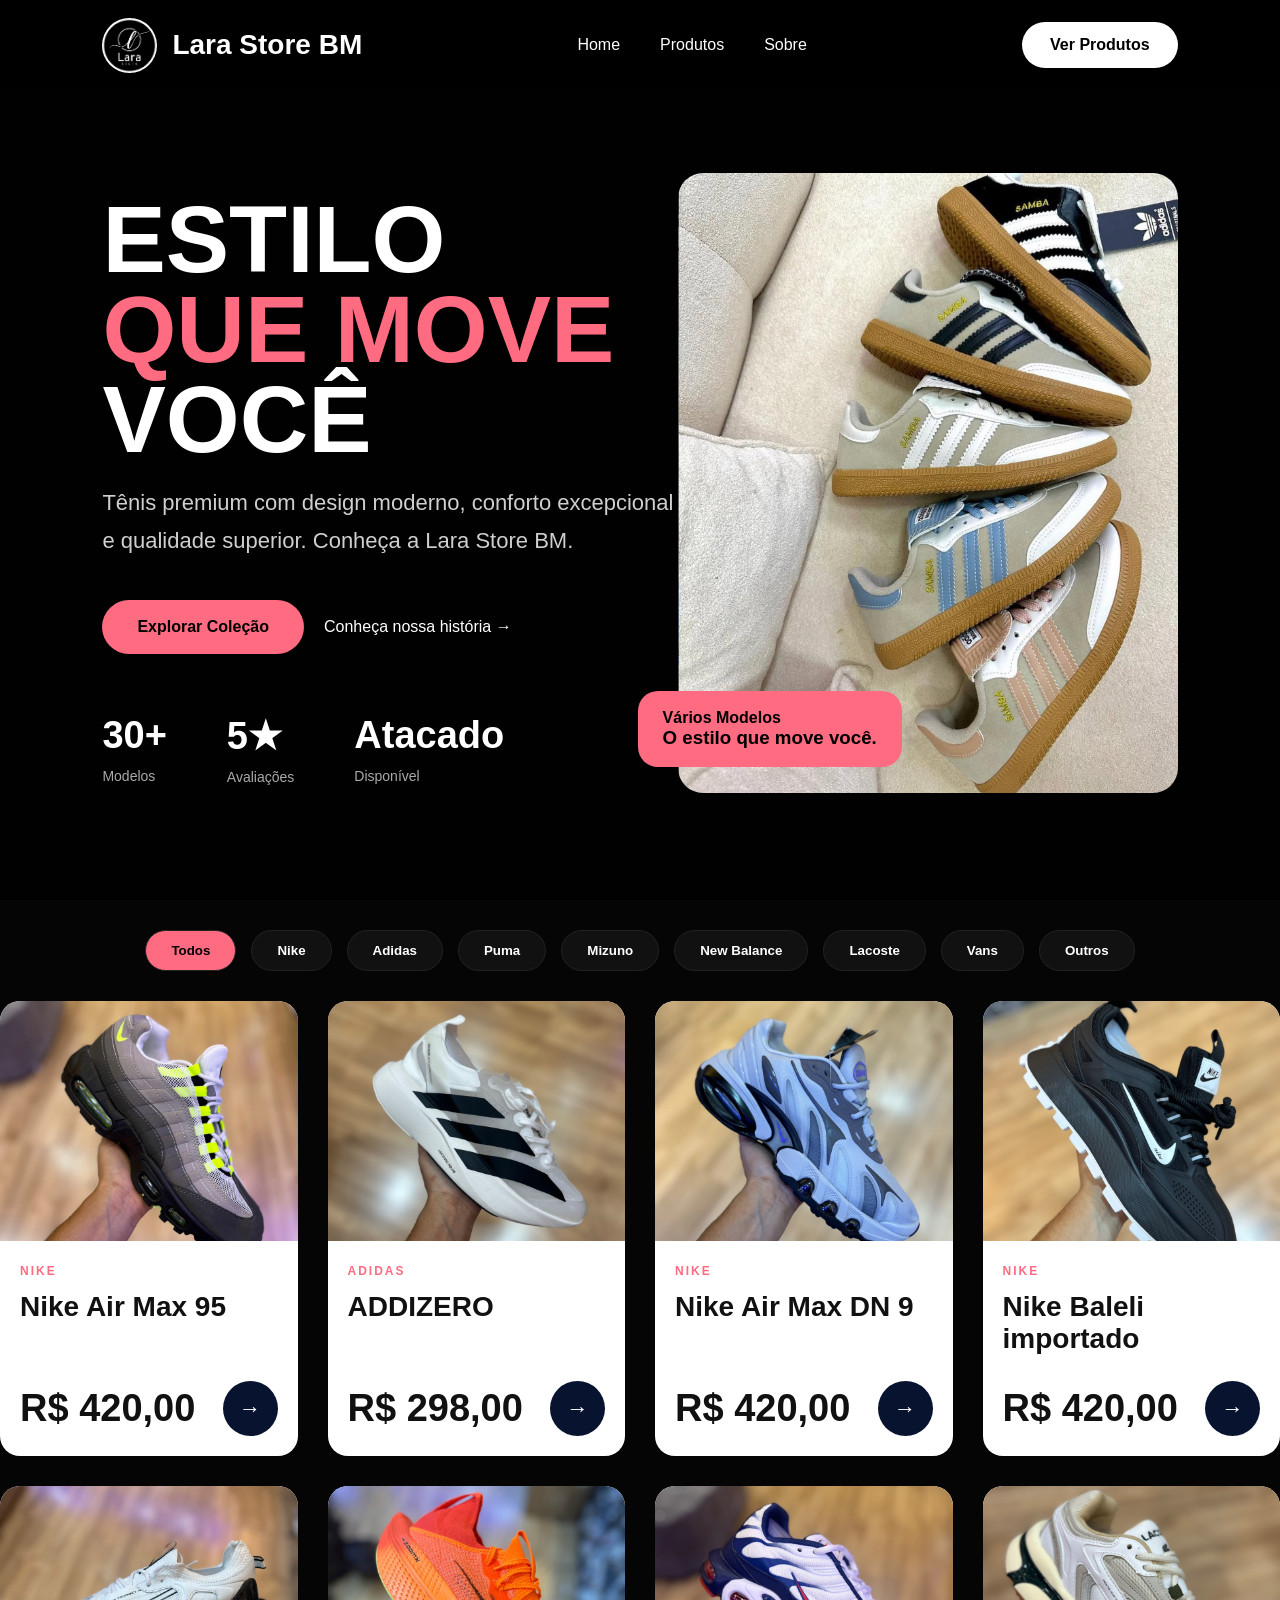
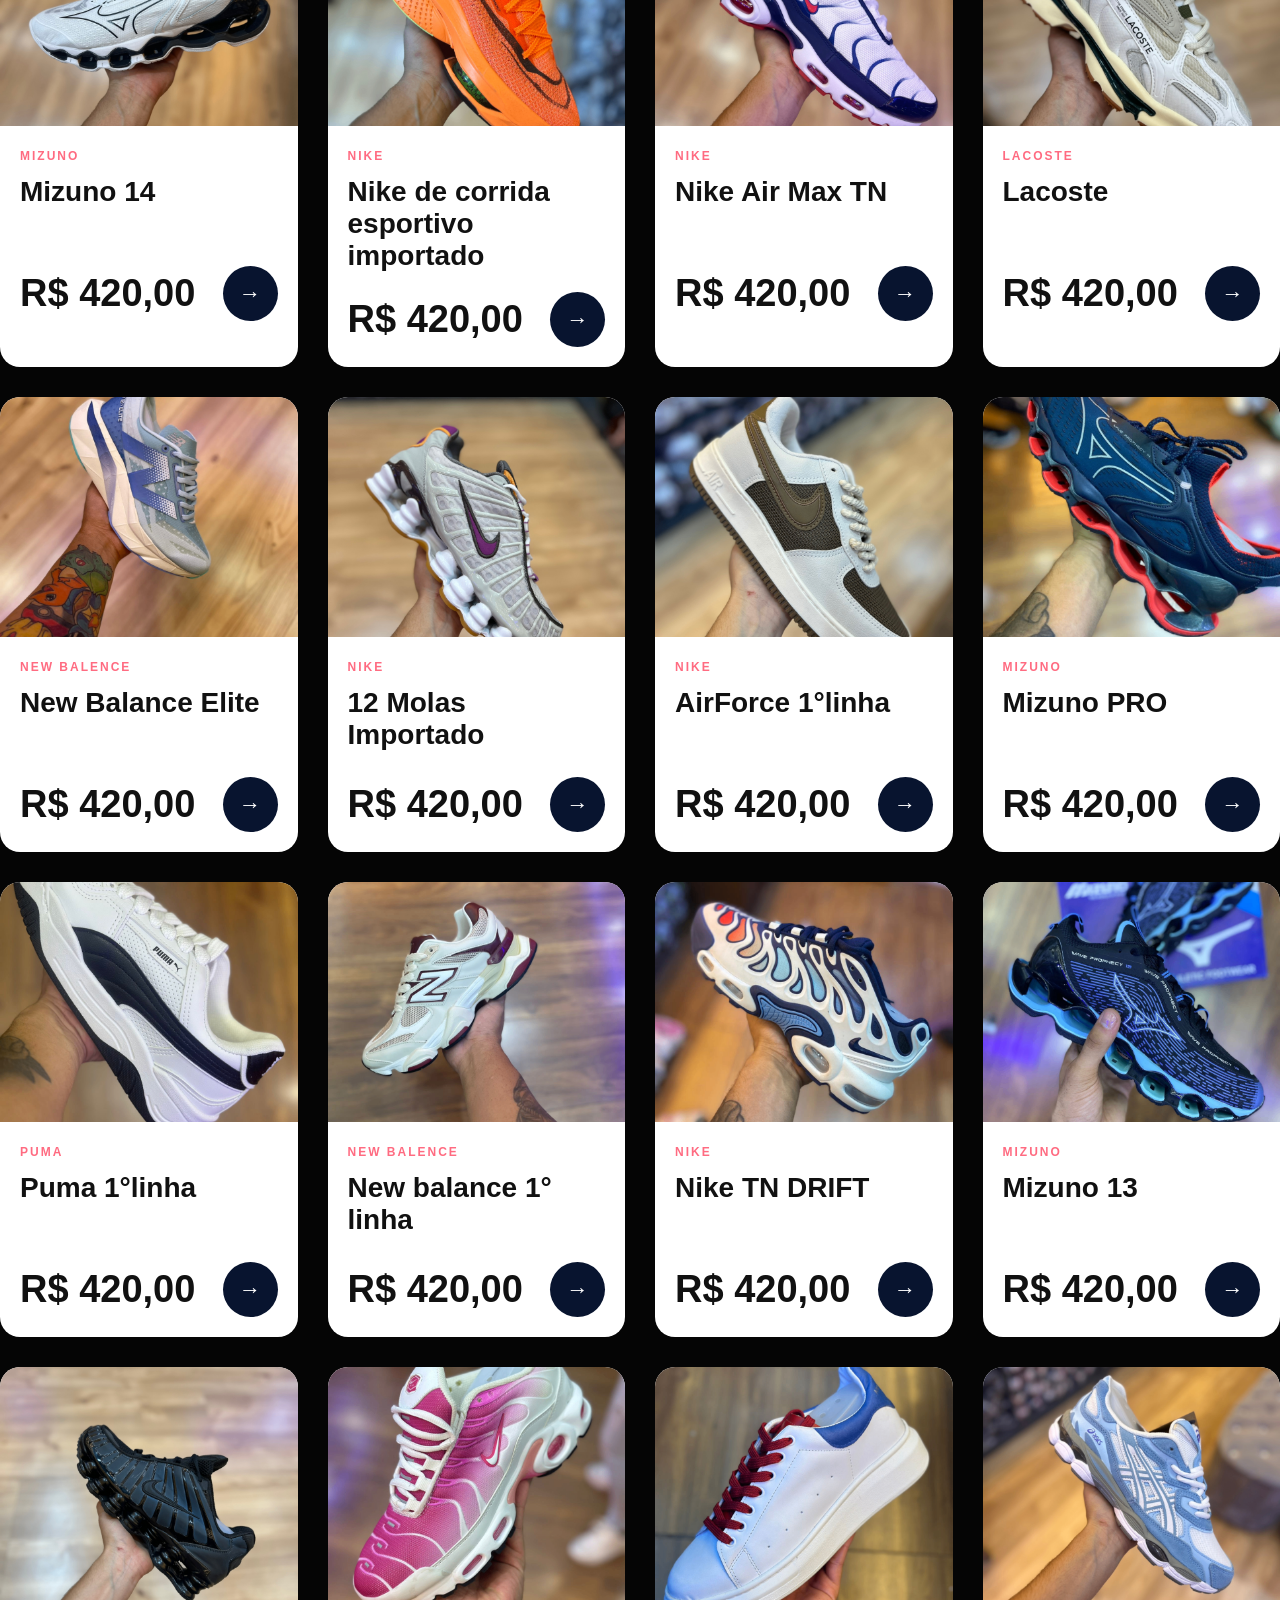
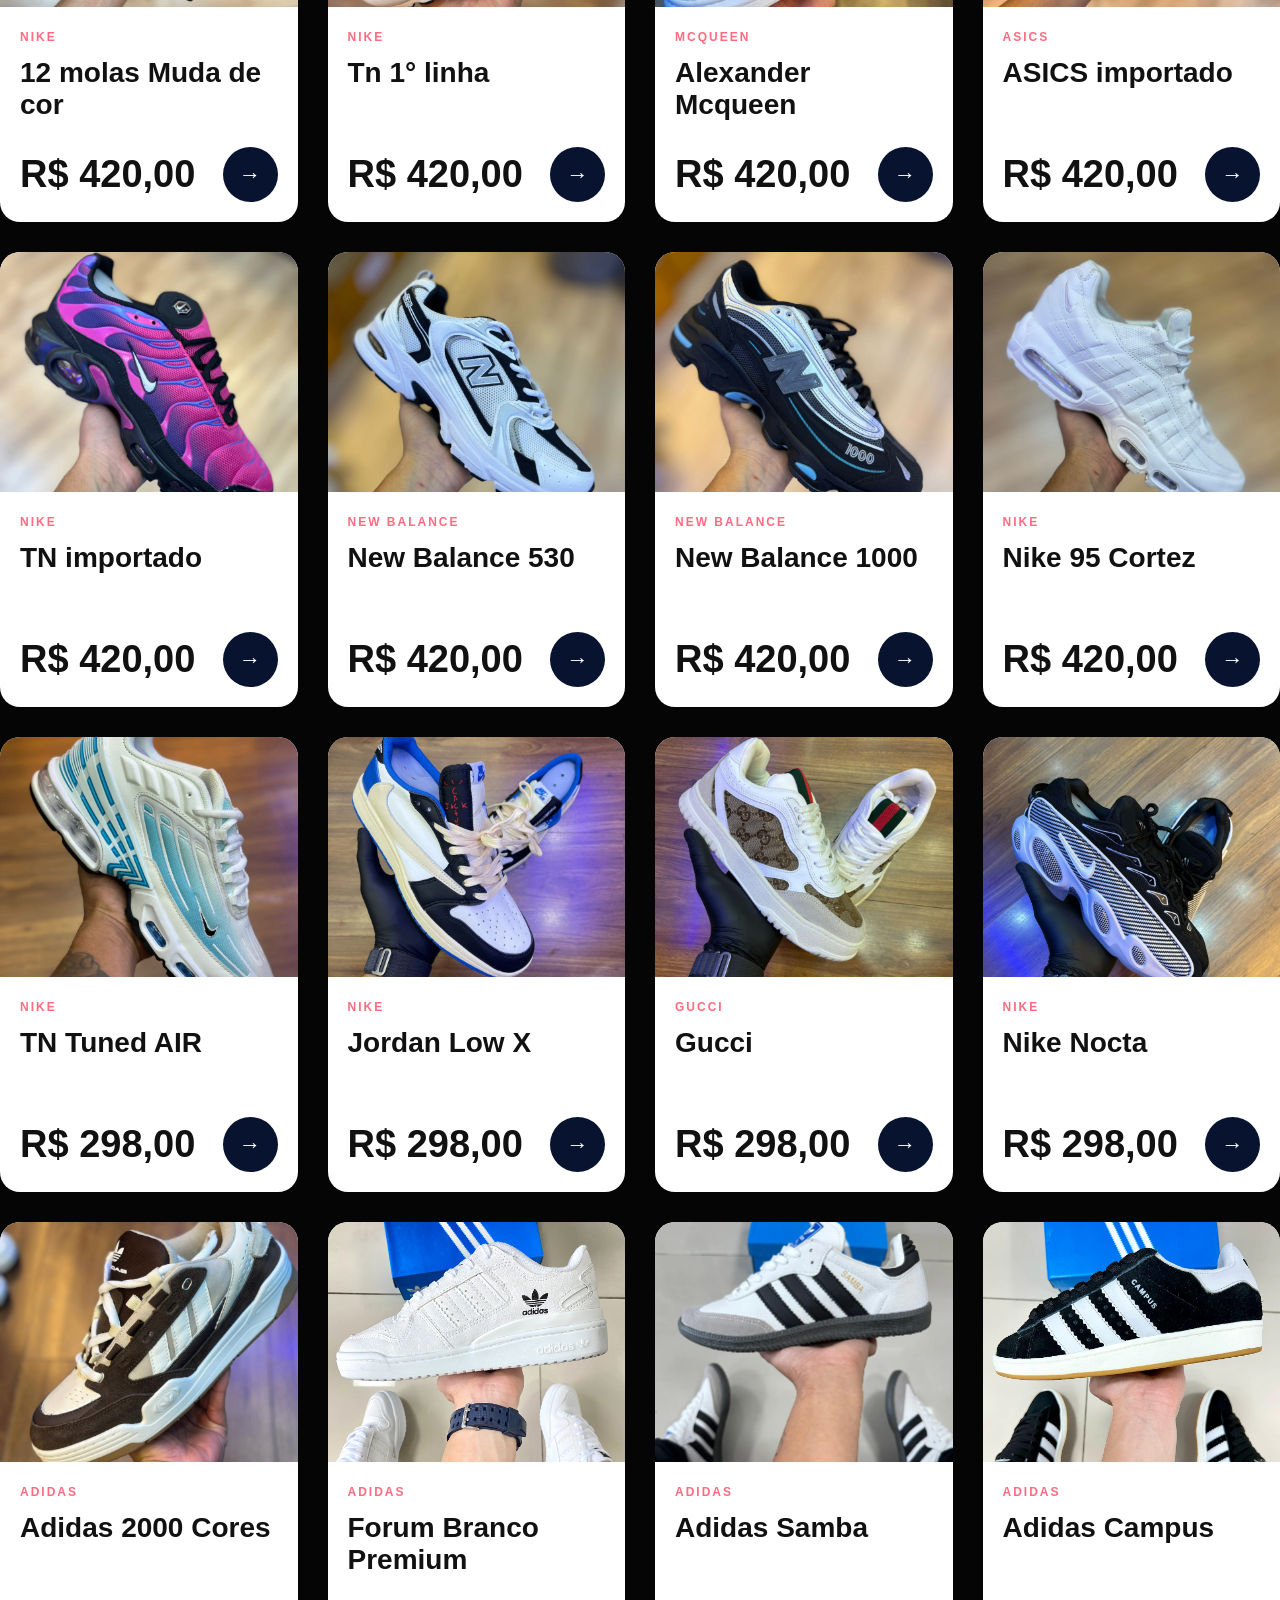
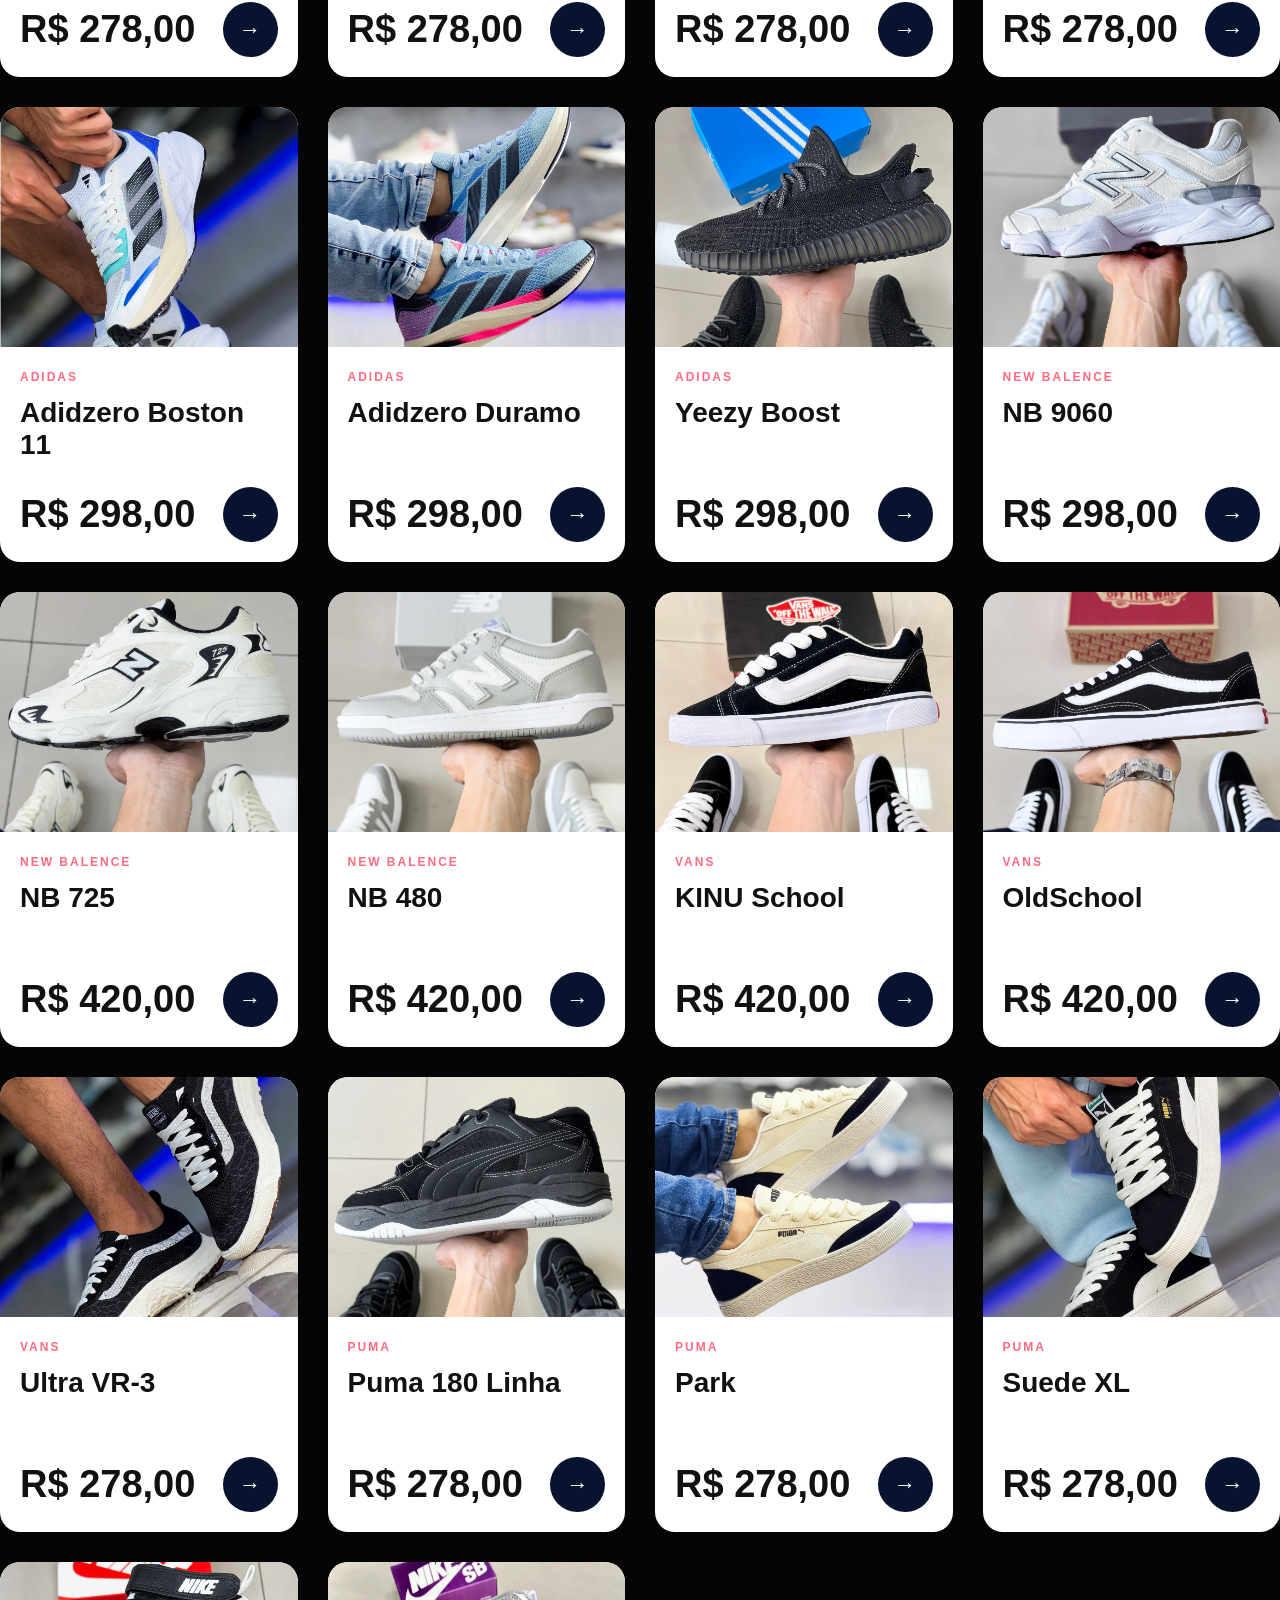
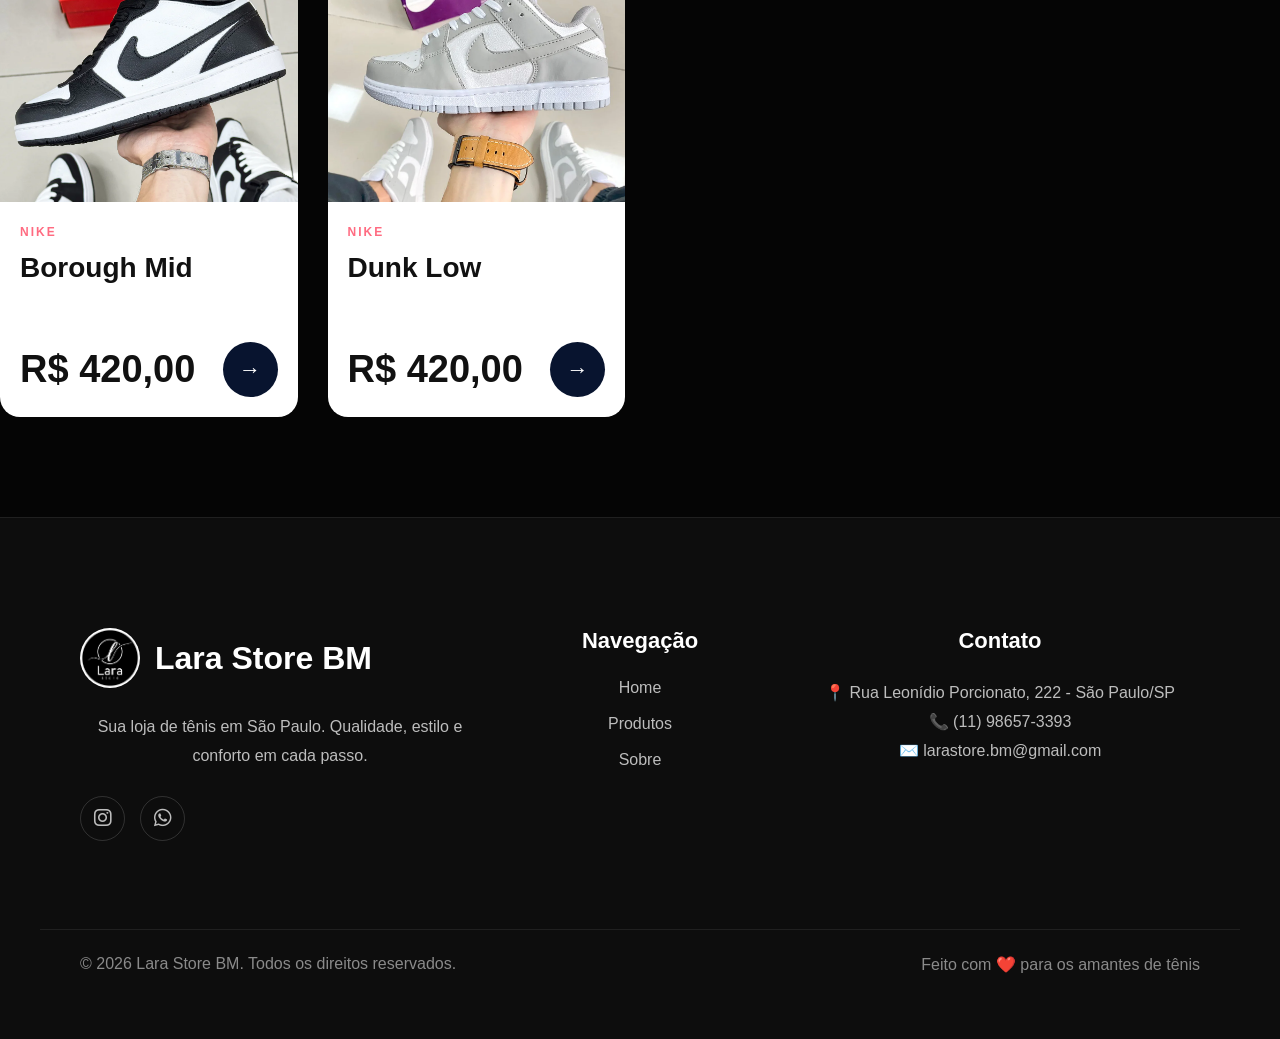
<file: index.html>
<!DOCTYPE html>
<html lang="pt-BR">
<head>
<meta charset="UTF-8">
<meta name="viewport" content="width=device-width, initial-scale=1.0">

<title>Lara Store BM</title>

<link rel="preconnect" href="https://fonts.googleapis.com">
<link href="img/lara.store.jpeg" rel="stylesheet">

<link rel="stylesheet" href="style.css">
</head>
<script>

function filtrar(categoria){

const produtos =
document.querySelectorAll('.produto');

produtos.forEach(produto => {

if(categoria === 'todos'){

produto.style.display = 'block';

}else{

produto.style.display =
produto.classList.contains(categoria)
? 'block'
: 'none';

}

});

}

</script>
<body>

<nav>

<div class="logo">
<img src="img/lara.store.jpeg">
<h2>Lara Store BM</h2>
</div>

<ul>
<li><a href="#">Home</a></li>
<li><a href="#produtos">Produtos</a></li>
<li><a href="sobre.html">Sobre</a></li>
</ul>

<a href="#produtos" class="btn-nav">Ver Produtos</a>

</nav>

<section class="hero">

<div class="hero-left">



<h1>
ESTILO
<span>QUE MOVE</span>
VOCÊ
</h1>

<p>
Tênis premium com design moderno, conforto excepcional e qualidade superior.
Conheça a Lara Store BM.
</p>

<div class="hero-buttons">

<a href="#produtos" class="btn-primary">
Explorar Coleção
</a>

<a href="sobre.html" class="btn-secondary">
Conheça nossa história →
</a>

</div>

<div class="stats">

<div>
<h2>30+</h2>
<p>Modelos</p>
</div>

<div>
<h2>5★</h2>
<p>Avaliações</p>
</div>

<div>
<h2>Atacado</h2>
<p>Disponível</p>
</div>

</div>

</div>


    
<div class="shoe-card">
<div class="hero-right">
<img src="img/banner.png">
<div class="best-seller">


<span>Vários Modelos</span>

<h3>O estilo que move você.</h3>

</div>

</div>

</div>

</section>

<section id="produtos">

<h2 class="titulo">

</a>
<div class="marcas">

    <button class="filtro ativo" data-marca="todos">Todos</button>

    <button class="filtro" data-marca="nike">Nike</button>

    <button class="filtro" data-marca="adidas">Adidas</button>

    <button class="filtro" data-marca="puma">Puma</button>

    <button class="filtro" data-marca="mizuno">Mizuno</button>

    <button class="filtro" data-marca="newbalance">New Balance</button>

    <button class="filtro" data-marca="lacoste">Lacoste</button>

    <button class="filtro" data-marca="vans">Vans</button>

    <button class="filtro" data-marca="outros">Outros</button>

</div>

</section>
<div class="produtos-grid">

<div class="card-produto nike">

    <div class="produto-imagem">
        <img src="img/95.png">
    </div>

    <div class="info-produto">

        <span class="marca">NIKE</span>

        <h3>Nike Air Max 95</h3>

        <div class="card-bottom">

            <span class="preco">R$ 420,00</span>

            <a class="btn-comprar"
            href="https://wa.me/5511986573393"
            target="_blank">
            →
            </a>

        </div>

    </div>

</div>
<div class="card-produto adidas">

    <div class="produto-imagem">
        <img src="img/ADDIZERO.png">
    </div>

    <div class="info-produto">

        <span class="marca">ADIDAS</span>

        <h3>ADDIZERO</h3>

        <div class="card-bottom">

            <span class="preco">R$ 298,00</span>

            <a class="btn-comprar"
             href="https://wa.me/5511986573393"
            target="_blank">
            →
            </a>

        </div>

    </div>

</div>
<div class="card-produto nike">

    <div class="produto-imagem">
        <img src="img/DN-white.png">
        
    </div>

    <div class="info-produto">

        <span class="marca">NIKE</span>

        <h3>Nike Air Max DN 9</h3>

        <div class="card-bottom">

            <span class="preco">R$ 420,00</span>

            <a class="btn-comprar"
            href="https://wa.me/5511986573393"
            target="_blank">
            →
            </a>

        </div>

    </div>

</div>
<div class="card-produto nike">

    <div class="produto-imagem">
        <img src="img/BALLELI.png">
        
    </div>

    <div class="info-produto">

        <span class="marca">NIKE</span>

        <h3>Nike Baleli importado</h3>

        <div class="card-bottom">

            <span class="preco">R$ 420,00</span>

            <a class="btn-comprar"
            href="https://wa.me/5511986573393"
            target="_blank">
            →
            </a>

        </div>

    </div>

</div>
<div class="card-produto mizuno">

    <div class="produto-imagem">
        <img src="img/MIZUNO 14.png">
        
    </div>

    <div class="info-produto">

        <span class="marca">MIZUNO</span>

        <h3>Mizuno 14</h3>

        <div class="card-bottom">

            <span class="preco">R$ 420,00</span>

            <a class="btn-comprar"
            href="https://wa.me/5511986573393"
            target="_blank">
            →
            </a>

        </div>

    </div>

</div>
<div class="card-produto nike">

    <div class="produto-imagem">
        <img src="img/CORRIDA.png">
        
    </div>

    <div class="info-produto">

        <span class="marca">NIKE</span>

        <h3>Nike de corrida esportivo importado</h3>

        <div class="card-bottom">

            <span class="preco">R$ 420,00</span>

            <a class="btn-comprar"
            href="https://wa.me/5511986573393"
            target="_blank">
            →
            </a>

        </div>

    </div>

</div>
<div class="card-produto nike">

    <div class="produto-imagem">
        <img src="img/TN.png">
        
    </div>

    <div class="info-produto">

        <span class="marca">NIKE</span>

        <h3>Nike Air Max TN</h3>

        <div class="card-bottom">

            <span class="preco">R$ 420,00</span>

            <a class="btn-comprar"
            href="https://wa.me/5511986573393"
            target="_blank">
            →
            </a>

        </div>

    </div>

</div>
<div class="card-produto lacoste">

    <div class="produto-imagem">
        <img src="img/LACOSTE.png">
        
    </div>

    <div class="info-produto">

        <span class="marca">LACOSTE</span>

        <h3>Lacoste</h3>

        <div class="card-bottom">

            <span class="preco">R$ 420,00</span>

            <a class="btn-comprar"
            href="https://wa.me/5511986573393"
            target="_blank">
            →
            </a>

        </div>

    </div>

</div>
<div class="card-produto newbalance">

    <div class="produto-imagem">
        <img src="img/NEW BALENCE ELITE.png">
        
    </div>

    <div class="info-produto">

        <span class="marca">New Balence</span>

        <h3>New Balance Elite</h3>

        <div class="card-bottom">

            <span class="preco">R$ 420,00</span>

            <a class="btn-comprar"
            href="https://wa.me/5511986573393"
            target="_blank">
            →
            </a>

        </div>

    </div>

</div>
<div class="card-produto nike">

    <div class="produto-imagem">
        <img src="img/12 molas.png">
        
    </div>

    <div class="info-produto">

        <span class="marca">NIKE</span>

        <h3>12 Molas Importado</h3>

        <div class="card-bottom">

            <span class="preco">R$ 420,00</span>

            <a class="btn-comprar"
            href="https://wa.me/5511986573393"
            target="_blank">
            →
            </a>

        </div>

    </div>

</div>

<div class="card-produto nike">

    <div class="produto-imagem">
        <img src="img/airforce.png">
        
    </div>

    <div class="info-produto">

        <span class="marca">NIKE</span>

        <h3>AirForce 1°linha</h3>

        <div class="card-bottom">

            <span class="preco">R$ 420,00</span>

            <a class="btn-comprar"
            href="https://wa.me/5511986573393"
            target="_blank">
            →
            </a>

        </div>

    </div>

</div>
<div class="card-produto mizuno">

    <div class="produto-imagem">
        <img src="img/MIZUNO PRO.png">
        
    </div>

    <div class="info-produto">

        <span class="marca">MIZUNO</span>

        <h3>Mizuno PRO</h3>

        <div class="card-bottom">

            <span class="preco">R$ 420,00</span>

            <a class="btn-comprar"
            href="https://wa.me/5511986573393"
            target="_blank">
            →
            </a>

        </div>

    </div>

</div>
<div class="card-produto puma">

    <div class="produto-imagem">
        <img src="img/PUMA.png">
        
    </div>

    <div class="info-produto">

        <span class="marca">PUMA</span>

        <h3>Puma 1°linha</h3>

        <div class="card-bottom">

            <span class="preco">R$ 420,00</span>

            <a class="btn-comprar"
            href="https://wa.me/5511986573393"
            target="_blank">
            →
            </a>

        </div>

    </div>

</div>
<div class="card-produto newbalance">

    <div class="produto-imagem">
        <img src="img/NEWBALENCE.png">
        
    </div>

    <div class="info-produto">

        <span class="marca">NEW BALENCE</span>

        <h3>New balance 1° linha</h3>

        <div class="card-bottom">

            <span class="preco">R$ 420,00</span>

            <a class="btn-comprar"
            href="https://wa.me/5511986573393"
            target="_blank">
            →
            </a>

        </div>

    </div>

</div>
<div class="card-produto nike">

    <div class="produto-imagem">
        <img src="img/DRIFT.png">
        
    </div>

    <div class="info-produto">

        <span class="marca">NIKE</span>

        <h3>Nike TN DRIFT</h3>

        <div class="card-bottom">

            <span class="preco">R$ 420,00</span>

            <a class="btn-comprar"
            href="https://wa.me/5511986573393"
            target="_blank">
            →
            </a>

        </div>

    </div>

</div>
<div class="card-produto mizuno">

    <div class="produto-imagem">
        <img src="img/Mizuno 13.png">
        
    </div>

    <div class="info-produto">

        <span class="marca">Mizuno</span>

        <h3>Mizuno 13</h3>

        <div class="card-bottom">

            <span class="preco">R$ 420,00</span>

            <a class="btn-comprar"
            href="https://wa.me/5511986573393"
            target="_blank">
            →
            </a>

        </div>

    </div>

</div>
<div class="card-produto nike">

    <div class="produto-imagem">
        <img src="img/muda de cor.png">
        
    </div>

    <div class="info-produto">

        <span class="marca">NIKE</span>

        <h3>12 molas Muda de cor</h3>

        <div class="card-bottom">

            <span class="preco">R$ 420,00</span>

            <a class="btn-comprar"
            href="https://wa.me/5511986573393"
            target="_blank">
            →
            </a>

        </div>

    </div>

</div>
<div class="card-produto nike">

    <div class="produto-imagem">
        <img src="img/tn1.png">
        
    </div>

    <div class="info-produto">

        <span class="marca">NIKE</span>

        <h3>Tn 1° linha</h3>

        <div class="card-bottom">

            <span class="preco">R$ 420,00</span>

            <a class="btn-comprar"
            href="https://wa.me/5511986573393"
            target="_blank">
            →
            </a>

        </div>

    </div>

</div>
<div class="card-produto outros">

    <div class="produto-imagem">
        <img src="img/MCQUENN.png">
        
    </div>

    <div class="info-produto">

        <span class="marca">MCQUEEN</span>

        <h3>Alexander Mcqueen</h3>

        <div class="card-bottom">

            <span class="preco">R$ 420,00</span>

            <a class="btn-comprar"
            href="https://wa.me/5511986573393"
            target="_blank">
            →
            </a>

        </div>

    </div>

</div>
<div class="card-produto outros">

    <div class="produto-imagem">
        <img src="img/ASICS.png">
        
    </div>

    <div class="info-produto">

        <span class="marca">ASICS</span>

        <h3>ASICS importado</h3>

        <div class="card-bottom">

            <span class="preco">R$ 420,00</span>

            <a class="btn-comprar"
            href="https://wa.me/5511986573393"
            target="_blank">
            →
            </a>

        </div>

    </div>

</div>
<div class="card-produto nike">

    <div class="produto-imagem">
        <img src="img/importaddo.png">
        
    </div>

    <div class="info-produto">

        <span class="marca">NIKE</span>

        <h3>TN importado</h3>

        <div class="card-bottom">

            <span class="preco">R$ 420,00</span>

            <a class="btn-comprar"
            href="https://wa.me/5511986573393"
            target="_blank">
            →
            </a>

        </div>

    </div>
</div>
<div class="card-produto newbalance">

    <div class="produto-imagem">
        <img src="img/530.png">
        
    </div>

    <div class="info-produto">

        <span class="marca">NEW BALANCE</span>

        <h3>New Balance 530</h3>

        <div class="card-bottom">

            <span class="preco">R$ 420,00</span>

            <a class="btn-comprar"
            href="https://wa.me/5511986573393"
            target="_blank">
            →
            </a>

        </div>

    </div>

</div>
<div class="card-produto newbalance">

    <div class="produto-imagem">
        <img src="img/1000.png">
        
    </div>

    <div class="info-produto">

        <span class="marca">NEW BALANCE</span>

        <h3>New Balance 1000</h3>

        <div class="card-bottom">

            <span class="preco">R$ 420,00</span>

            <a class="btn-comprar"
            href="https://wa.me/5511986573393"
            target="_blank">
            →
            </a>

        </div>

    </div>

</div>
<div class="card-produto nike">

    <div class="produto-imagem">
        <img src="img/cortez.png">
        
    </div>

    <div class="info-produto">

        <span class="marca">NIKE</span>

        <h3>Nike 95 Cortez</h3>

        <div class="card-bottom">

            <span class="preco">R$ 420,00</span>

            <a class="btn-comprar"
            href="https://wa.me/5511986573393"
            target="_blank">
            →
            </a>

        </div>

    </div>

</div>
<div class="card-produto nike">

    <div class="produto-imagem">
        <img src="img/TUNED.png">
        
    </div>

    <div class="info-produto">

        <span class="marca">NIKE</span>

        <h3>TN Tuned AIR</h3>

        <div class="card-bottom">

            <span class="preco">R$ 298,00</span>

            <a class="btn-comprar"
            href="https://wa.me/5511986573393"
            target="_blank">
            →
            </a>

        </div>

    </div>

</div>
<div class="card-produto nike">

    <div class="produto-imagem">
        <img src="img/JORDAN.png">
        
    </div>

    <div class="info-produto">

        <span class="marca">NIKE</span>

        <h3>Jordan Low X</h3>

        <div class="card-bottom">

            <span class="preco">R$ 298,00</span>

            <a class="btn-comprar"
            href="https://wa.me/5511986573393"
            target="_blank">
            →
            </a>

        </div>

    </div>

</div>
<div class="card-produto outros">

    <div class="produto-imagem">
        <img src="img/GUCCI.png">
        
    </div>

    <div class="info-produto">

        <span class="marca">GUCCI</span>

        <h3>Gucci</h3>

        <div class="card-bottom">

            <span class="preco">R$ 298,00</span>

            <a class="btn-comprar"
            href="https://wa.me/5511986573393"
            target="_blank">
            →
            </a>

        </div>

    </div>

</div>
<div class="card-produto nike">

    <div class="produto-imagem">
        <img src="img/NOCTA.png">
        
    </div>

    <div class="info-produto">

        <span class="marca">NIKE</span>

        <h3>Nike Nocta</h3>

        <div class="card-bottom">

            <span class="preco">R$ 298,00</span>

            <a class="btn-comprar"
            href="https://wa.me/5511986573393"
            target="_blank">
            →
            </a>

        </div>

    </div>

</div>
<div class="card-produto adidas">

    <div class="produto-imagem">
        <img src="img/2000.png">
        
    </div>

    <div class="info-produto">

        <span class="marca">ADIDAS</span>

        <h3>Adidas 2000 Cores</h3>

        <div class="card-bottom">

            <span class="preco">R$ 278,00</span>

            <a class="btn-comprar"
            href="https://wa.me/5511986573393"
            target="_blank">
            →
            </a>

        </div>

    </div>

</div>
<div class="card-produto adidas">

    <div class="produto-imagem">
        <img src="img/FORUM BRANCO.png">
        
    </div>

    <div class="info-produto">

        <span class="marca">ADIDAS</span>

        <h3>Forum Branco Premium</h3>

        <div class="card-bottom">

            <span class="preco">R$ 278,00</span>

            <a class="btn-comprar"
            href="https://wa.me/5511986573393"
            target="_blank">
            →
            </a>

        </div>

    </div>

</div>
<div class="card-produto adidas">

    <div class="produto-imagem">
        <img src="img/SAMBA.png">
        
    </div>

    <div class="info-produto">

        <span class="marca">ADIDAS</span>

        <h3>Adidas Samba</h3>

        <div class="card-bottom">

            <span class="preco">R$ 278,00</span>

            <a class="btn-comprar"
            href="https://wa.me/5511986573393"
            target="_blank">
            →
            </a>

        </div>

    </div>

</div>
<div class="card-produto adidas">

    <div class="produto-imagem">
        <img src="img/campus.png">
        
    </div>

    <div class="info-produto">

        <span class="marca">ADIDAS</span>

        <h3>Adidas Campus</h3>

        <div class="card-bottom">

            <span class="preco">R$ 278,00</span>

            <a class="btn-comprar"
            href="https://wa.me/5511986573393"
            target="_blank">
            →
            </a>

        </div>

    </div>

</div>
<div class="card-produto adidas">

    <div class="produto-imagem">
        <img src="img/11.png">
        
    </div>

    <div class="info-produto">

        <span class="marca">ADIDAS</span>

        <h3>Adidzero Boston 11</h3>

        <div class="card-bottom">

            <span class="preco">R$ 298,00</span>

            <a class="btn-comprar"
            href="https://wa.me/5511986573393"
            target="_blank">
            →
            </a>

        </div>

    </div>

</div>
<div class="card-produto adidas">

    <div class="produto-imagem">
        <img src="img/duramo.png">
        
    </div>

    <div class="info-produto">

        <span class="marca">ADIDAS</span>

        <h3>Adidzero Duramo</h3>

        <div class="card-bottom">

            <span class="preco">R$ 298,00</span>

            <a class="btn-comprar"
            href="https://wa.me/5511986573393"
            target="_blank">
            →
            </a>

        </div>

    </div>

</div>
<div class="card-produto adidas">

    <div class="produto-imagem">
        <img src="img/YEESE.png">
        
    </div>

    <div class="info-produto">

        <span class="marca">ADIDAS</span>

        <h3>Yeezy Boost</h3>

        <div class="card-bottom">

            <span class="preco">R$ 298,00</span>

            <a class="btn-comprar"
            href="https://wa.me/5511986573393"
            target="_blank">
            →
            </a>

        </div>

    </div>

</div>
<div class="card-produto newbalance">

    <div class="produto-imagem">
        <img src="img/NB900.png">
        
    </div>

    <div class="info-produto">

        <span class="marca">NEW BALENCE</span>

        <h3>NB 9060</h3>

        <div class="card-bottom">

            <span class="preco">R$ 298,00</span>

            <a class="btn-comprar"
            href="https://wa.me/5511986573393"
            target="_blank">
            →
            </a>

        </div>

    </div>

</div>
<div class="card-produto newbalance">

    <div class="produto-imagem">
        <img src="img/725.png">
        
    </div>

    <div class="info-produto">

        <span class="marca">NEW BALENCE</span>

        <h3>NB 725</h3>

        <div class="card-bottom">

            <span class="preco">R$ 420,00</span>

            <a class="btn-comprar"
            href="https://wa.me/5511986573393"
            target="_blank">
            →
            </a>

        </div>

    </div>

</div>
<div class="card-produto newbalance">

    <div class="produto-imagem">
        <img src="img/480.png">
        
    </div>

    <div class="info-produto">

        <span class="marca">NEW BALENCE</span>

        <h3>NB 480</h3>

        <div class="card-bottom">

            <span class="preco">R$ 420,00</span>

            <a class="btn-comprar"
            href="https://wa.me/5511986573393"
            target="_blank">
            →
            </a>

        </div>

    </div>

</div>
<div class="card-produto vans">

    <div class="produto-imagem">
        <img src="img/shocool.png">
        
    </div>

    <div class="info-produto">

        <span class="marca">VANS</span>

        <h3>KINU School </h3>

        <div class="card-bottom">

            <span class="preco">R$ 420,00</span>

            <a class="btn-comprar"
            href="https://wa.me/5511986573393"
            target="_blank">
            →
            </a>

        </div>

    </div>

</div>
<div class="card-produto vans">

    <div class="produto-imagem">
        <img src="img/OLDS.png">
        
    </div>

    <div class="info-produto">

        <span class="marca">VANS</span>

        <h3>OldSchool</h3>

        <div class="card-bottom">

            <span class="preco">R$ 420,00</span>

            <a class="btn-comprar"
            href="https://wa.me/5511986573393"
            target="_blank">
            →
            </a>

        </div>

    </div>

</div>
<div class="card-produto vans">

    <div class="produto-imagem">
        <img src="img/ULTRA.png">
        
    </div>

    <div class="info-produto">

        <span class="marca">VANS</span>

        <h3>Ultra VR-3</h3>

        <div class="card-bottom">

            <span class="preco">R$ 278,00</span>

            <a class="btn-comprar"
            href="https://wa.me/5511986573393"
            target="_blank">
            →
            </a>

        </div>

    </div>

</div>
<div class="card-produto puma">

    <div class="produto-imagem">
        <img src="img/180.png">
        
    </div>

    <div class="info-produto">

        <span class="marca">PUMA</span>

        <h3>Puma 180 Linha</h3>

        <div class="card-bottom">

            <span class="preco">R$ 278,00</span>

            <a class="btn-comprar"
            href="https://wa.me/5511986573393"
            target="_blank">
            →
            </a>

        </div>

    </div>

</div>
<div class="card-produto puma">

    <div class="produto-imagem">
        <img src="img/park.png">
        
    </div>

    <div class="info-produto">

        <span class="marca">PUMA</span>

        <h3>Park</h3>

        <div class="card-bottom">

            <span class="preco">R$ 278,00</span>

            <a class="btn-comprar"
            href="https://wa.me/5511986573393"
            target="_blank">
            →
            </a>

        </div>

    </div>

</div>
<div class="card-produto puma">

    <div class="produto-imagem">
        <img src="img/Suede.png">
        
    </div>

    <div class="info-produto">

        <span class="marca">PUMA</span>

        <h3>Suede XL</h3>

        <div class="card-bottom">

            <span class="preco">R$ 278,00</span>

            <a class="btn-comprar"
            href="https://wa.me/5511986573393"
            target="_blank">
            →
            </a>

        </div>

    </div>

</div>
<div class="card-produto nike">

    <div class="produto-imagem">
        <img src="img/mid.png">
        
    </div>

    <div class="info-produto">

        <span class="marca">NIKE</span>

        <h3>Borough Mid</h3>

        <div class="card-bottom">

            <span class="preco">R$ 420,00</span>

            <a class="btn-comprar"
            href="https://wa.me/5511986573393"
            target="_blank">
            →
            </a>

        </div>

    </div>

</div>
<div class="card-produto nike">

    <div class="produto-imagem">
        <img src="img/dunk.png">
        
    </div>

    <div class="info-produto">

        <span class="marca">NIKE</span>

        <h3>Dunk Low</h3>

        <div class="card-bottom">

            <span class="preco">R$ 420,00</span>

            <a class="btn-comprar"
            href="https://wa.me/5511986573393"
            target="_blank">
            →
            </a>

        </div>

    </div>

</div>
</section>
</div>
<script>

const botoes = document.querySelectorAll(".filtro");

const cards = document.querySelectorAll(".card-produto");

botoes.forEach(botao => {

  botao.addEventListener("click", () => {

    botoes.forEach(btn =>
      btn.classList.remove("ativo")
    );

    botao.classList.add("ativo");

    const marca = botao.dataset.marca;

    cards.forEach(card => {

      if (marca === "todos") {

        card.style.display = "block";

      }

      else if (card.classList.contains(marca)) {

        card.style.display = "block";

      }

      else {

        card.style.display = "none";

      }

    });

  });

});

</script>

</body>
<footer class="footer">

    <div class="footer-container">

        <!-- Logo -->
        <div class="footer-col">
            <div class="footer-logo">
                <img src="img/lara.store.jpeg" alt="Lara Store">
                <h3>Lara Store BM</h3>
            </div>

            <p>
                Sua loja de tênis em São Paulo.
                Qualidade, estilo e conforto em cada passo.
            </p>

            <div class="social-icons">
                <a href="https://www.instagram.com/larastore.bm/"><i class="fab fa-instagram"></i></a>
                <a href="https://wa.me/5511986573393"><i class="fab fa-whatsapp"></i></a>
            </div>
        </div>

        <!-- Navegação -->
        <div class="footer-col">
            <h4>Navegação</h4>

            <a href="#home">Home</a>
            <a href="#produtos">Produtos</a>
            <a href="sobre.html">Sobre</a>
        </div>

        <!-- Contato -->
        <div class="footer-col">
            <h4>Contato</h4>

            <p>📍 Rua Leonídio Porcionato, 222 - São Paulo/SP</p>

            <p>📞 (11) 98657-3393</p>

            <p>✉️ larastore.bm@gmail.com</p>
        </div>

    </div>

    <div class="footer-bottom">
        <p>© 2026 Lara Store BM. Todos os direitos reservados.</p>

        <span>Feito com ❤️ para os amantes de tênis</span>
    </div>
<link rel="stylesheet"
href="https://cdnjs.cloudflare.com/ajax/libs/font-awesome/6.5.1/css/all.min.css">

</footer>
</html>
</file>
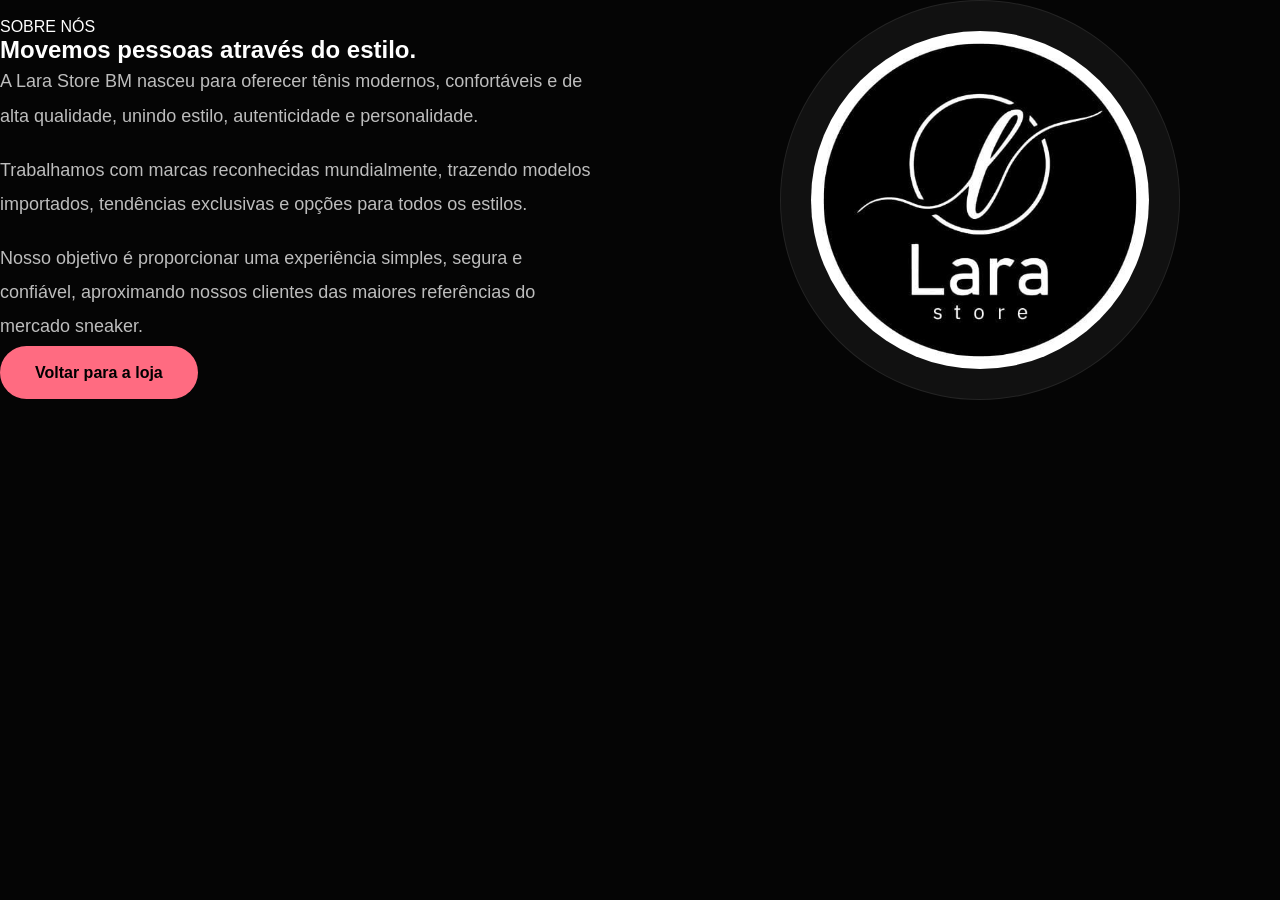
<file: sobre.html>
<!DOCTYPE html>

<html lang="pt-BR">

<head>

<meta charset="UTF-8">

<meta name="viewport" content="width=device-width, initial-scale=1.0">

<title>Sobre Nós | Lara Store BM</title>

<link rel="stylesheet" href="style.css">

</head>

<body>

<section class="pagina-sobre">

    <div class="sobre-container">

        <div class="sobre-texto">

            <span>SOBRE NÓS</span>

            <h1>Movemos pessoas através do estilo.</h1>

            <p>
            A Lara Store BM nasceu para oferecer tênis modernos, confortáveis e de alta qualidade, unindo estilo, autenticidade e personalidade.
            </p>

            <p>
            Trabalhamos com marcas reconhecidas mundialmente, trazendo modelos importados, tendências exclusivas e opções para todos os estilos.
            </p>

            <p>
            Nosso objetivo é proporcionar uma experiência simples, segura e confiável, aproximando nossos clientes das maiores referências do mercado sneaker.
            </p>

            <a href="index.html" class="btn-primary">
                Voltar para a loja
            </a>

        </div>

        <div class="sobre-imagem">

            <img src="img/lara.store.jpeg">

        </div>

    </div>

</section>

</body>

</html>
</file>
<file: style.css>
/* RESET */

*{
    margin:0;
    padding:0;
    box-sizing:border-box;
    font-family:'Poppins',sans-serif;
}

html{
    scroll-behavior:smooth;
}

body{
    background:#050505;
    color:#fff;
    overflow-x:hidden;
}

/* NAVBAR */

nav{
    position:fixed;
    top:0;
    left:0;
    width:100%;
    height:90px;
    display:flex;
    justify-content:space-between;
    align-items:center;
    padding:0 8%;
    background:rgba(0,0,0,.8);
    backdrop-filter:blur(15px);
    z-index:999;
}

.logo{
    display:flex;
    align-items:center;
    gap:15px;
}

.logo img{
    width:55px;
    height:55px;
    border-radius:50%;
}

.logo h2{
    font-size:28px;
}

nav ul{
    display:flex;
    gap:40px;
    list-style:none;
}

nav ul li a{
    text-decoration:none;
    color:white;
    font-weight:500;
    transition:.3s;
}

nav ul li a:hover{
    color:#ff6b81;
}

.btn-nav{
    background:white;
    color:black;
    padding:14px 28px;
    border-radius:50px;
    text-decoration:none;
    font-weight:600;
}

/* HERO */

.hero{
    min-height:100vh;
    display:flex;
    align-items:center;
    justify-content:space-between;
    padding:150px 8% 80px;
    position:relative;
}

.hero::before{
    content:"";
    position:absolute;
    inset:0;
    background:
    linear-gradient(
    rgba(0,0,0,.8),
    rgba(0,0,0,.9)
    );
    z-index:-1;
}

.hero-left{
    max-width:650px;
}

.tag{
    color:#ff6b81;
    font-weight:700;
    letter-spacing:3px;
}

.hero h1{
    font-size:95px;
    line-height:90px;
    margin:20px 0;
}

.hero h1 span{
    color:#ff6b81;
}

.hero p{
    color:#cfcfcf;
    font-size:22px;
    line-height:38px;
}

.hero-buttons{
    margin-top:40px;
    display:flex;
    gap:20px;
}

.btn-primary{
    background:#ff6b81;
    color:black;
    text-decoration:none;
    padding:18px 35px;
    border-radius:50px;
    font-weight:700;
    transition:.3s;
}

.btn-primary:hover{
    transform:translateY(-3px);
}

.btn-secondary{
    color:white;
    text-decoration:none;
    display:flex;
    align-items:center;
}

.stats{
    margin-top:60px;
    display:flex;
    gap:60px;
}

.stats h2{
    font-size:38px;
}

.stats p{
    font-size:14px;
    color:#aaa;
}

/* CARD HERO */

.shoe-card{
    position:relative;
}

.shoe-card img{
    width:500px;
    border-radius:25px;
    animation:float 4s ease-in-out infinite;
}

.best-seller{
    position:absolute;
    left:-40px;
    bottom:30px;
    background:#ff6b81;
    color:black;
    padding:18px 25px;
    border-radius:20px;
    font-weight:600;
}

/* CATEGORIAS */

.marcas{
    display:flex;
    justify-content:center;
    flex-wrap:wrap;
    gap:15px;
    padding:30px 20px;
}

.filtro{
    background:#111;
    border:1px solid #222;
    color:white;
    padding:12px 25px;
    border-radius:50px;
    cursor:pointer;
    transition:.3s;
    font-weight:600;
}

.filtro:hover{
    background:#ff6b81;
    color:black;
}

.filtro.ativo{
    background:#ff6b81;
    color:black;
}

/* PRODUTOS */

.produtos-grid{
    max-width:1400px;
    margin:0 auto;

    display:grid;
    grid-template-columns:repeat(auto-fill,minmax(280px,1fr));
    gap:30px;
}

.card-produto{
    background:#fff;
    border-radius:20px;
    overflow:hidden;
    transition:.3s;
}

.card-produto:hover{
    transform:translateY(-8px);
}

.produto-imagem{
    position:relative;
    height:240px;
    overflow:hidden;
}

.produto-imagem img{
    width:100%;
    height:100%;
    object-fit:cover;
    display:block;
}

.tag{
    position:absolute;
    right:10px;
    bottom:10px;

    background:#ffdce0;
    color:#ff4d6d;

    padding:6px 12px;
    border-radius:20px;
    font-size:12px;
    font-weight:600;
}

.info-produto{
    padding:20px;
}

.info-produto h3{
    color:#111;
    font-size:24px;
    margin:10px 0;
}

.marca{
    color:#ff4d6d;
    font-size:12px;
    font-weight:700;
    letter-spacing:2px;
}

.card-bottom{
    margin-top:20px;
    display:flex;
    justify-content:space-between;
    align-items:center;
}

.preco{
    color:#111;
    font-size:32px;
    font-weight:700;
}

.btn-comprar{
    width:55px;
    height:55px;
    border-radius:50%;
    background:#0f172a;
    color:#fff;
    text-decoration:none;

    display:flex;
    align-items:center;
    justify-content:center;

    font-size:22px;
}

/* GRID */

.produtos-grid{
    max-width:1400px;
    margin:auto;

    display:grid;

    grid-template-columns:
    repeat(auto-fill,minmax(280px,1fr));

    gap:30px;
}

/* CARD */

.card-produto{
    background:#fff;

    border-radius:20px;

    overflow:hidden;

    transition:.3s;

    display:flex;

    flex-direction:column;
}

.card-produto:hover{
    transform:translateY(-8px);
    box-shadow:0 15px 35px rgba(255,107,129,.18);
}

/* IMAGEM */

.card-produto img{
    width: 100%;
    height:240px;

    object-fit:cover;
    display:block;
}

/* INFO */

.info-produto{
    padding:20px;
}

.marca{
    color:#ff6b81;
    font-size:12px;
    font-weight:700;
    letter-spacing:2px;
    text-transform:uppercase;
}

.info-produto h3{
    color:#111;
    font-size:28px;
    margin:12px 0;
    min-height:70px;
}

.preco{
    color:#111;
    font-size:38px;
    font-weight:700;
}

/* RODAPÉ DO CARD */

.card-bottom{
    margin-top:20px;

    display:flex;

    justify-content:space-between;

    align-items:center;
}

/* BOTÃO */

.btn-comprar{
    width:55px;
    height:55px;

    border-radius:50%;

    background:#08142f;

    color:#fff;

    text-decoration:none;

    display:flex;

    align-items:center;

    justify-content:center;

    font-size:22px;

    transition:.3s;
}

.btn-comprar:hover{
    background:#ff6b81;
    transform:scale(1.1);
}

/* TAG */

.tag{
    position:absolute;

    right:15px;
    top:15px;

    background:#ffdce0;

    color:#ff4d6d;

    padding:6px 12px;

    border-radius:20px;

    font-size:12px;

    font-weight:600;
}

/* RESPONSIVO */

@media(max-width:768px){

    .produtos-grid{
        grid-template-columns:1fr;
    }

    .info-produto h3{
        font-size:24px;
    }

    .preco{
        font-size:30px;
    }
}

/* FOOTER */

footer{
    margin-top:100px;
    padding:40px;
    text-align:center;
    color:#888;
    border-top:1px solid #222;
}

/* ANIMAÇÕES */

@keyframes float{

0%{
transform:translateY(0px);
}

50%{
transform:translateY(-15px);
}

100%{
transform:translateY(0px);
}

}

/* RESPONSIVO */

@media(max-width:900px){

    .hero{
        flex-direction:column;
        text-align:center;
    }

    .hero h1{
        font-size:60px;
        line-height:60px;
    }

    .hero p{
        font-size:18px;
    }

    .shoe-card img{
        width:100%;
        max-width:380px;
        margin-top:50px;
    }

    .stats{
        justify-content:center;
    }

    nav ul{
        display:none;
    }

    .logo h2{
        font-size:20px;
    }

    .titulo{
        font-size:35px;
    }

}

.tag{
    position:absolute;
    right:15px;
    bottom:15px;

    background:#ffdce0;

    color:#ff4d6d;

    padding:6px 12px;

    border-radius:20px;

    font-size:12px;

    font-weight:600;
}

header{
    background:#000;
    padding:20px;
    position:sticky;
    top:0;
    z-index:1000;
}

.logo-area{
    display:flex;
    align-items:center;
    justify-content:center;
    gap:15px;
}

.logo-area img{
    width:60px;
    height:60px;
    border-radius:50%;
}

.logo-area h1{
    color:white;
    font-size:28px;
}
.footer{
    background:#0d0d0d;
    color:#fff;
    margin-top:100px;
    border-top:1px solid rgba(255,255,255,.08);
}

.footer-container{
    max-width:1400px;
    margin:auto;
    padding:70px 40px;
    display:grid;
    grid-template-columns:2fr 1fr 2fr;
    gap:60px;
}

.footer-col h4{
    font-size:22px;
    margin-bottom:25px;
}

.footer-col p{
    color:#bdbdbd;
    line-height:1.8;
}

.footer-col a{
    display:block;
    color:#bdbdbd;
    text-decoration:none;
    margin-bottom:18px;
    transition:.3s;
}

.footer-col a:hover{
    color:#ff6b81;
    transform:translateX(5px);
}

.footer-logo{
    display:flex;
    align-items:center;
    gap:15px;
    margin-bottom:25px;
}

.footer-logo img{
    width:60px;
    height:60px;
    border-radius:50%;
    object-fit:cover;
}

.footer-logo h3{
    font-size:32px;
    margin:0;
}

.social-icons{
    display:flex;
    gap:15px;
    margin-top:25px;
}

.social-icons a{
    width:45px;
    height:45px;
    border:1px solid rgba(255,255,255,.15);
    border-radius:50%;
    display:flex;
    align-items:center;
    justify-content:center;
    font-size:20px;
}

.social-icons a:hover{
    background:#ff6b81;
    border-color:#ff6b81;
}

.footer-bottom{
    border-top:1px solid rgba(255,255,255,.08);
    padding:25px 40px;
    display:flex;
    justify-content:space-between;
    align-items:center;
    color:#8a8a8a;
}

@media(max-width:900px){

    .footer-container{
        grid-template-columns:1fr;
        gap:40px;
    }

    .footer-bottom{
        flex-direction:column;
        gap:10px;
        text-align:center;
    }

}
/* ===================== */
/* SOBRE NÓS */
/* ===================== */

.sobre{
    padding:120px 8%;
}

.sobre-container{
    max-width:1400px;
    margin:auto;

    display:flex;
    align-items:center;
    justify-content:space-between;
    gap:80px;
}

.sobre-texto{
    flex:1;
}

.subtitulo{
    color:#ff6b81;

    font-size:14px;

    font-weight:700;

    letter-spacing:3px;
}

.sobre-texto h2{
    font-size:55px;

    line-height:1.1;

    margin:20px 0 30px;
}

.sobre-texto p{
    color:#bdbdbd;

    font-size:18px;

    line-height:1.9;

    margin-bottom:20px;
}

.sobre-numeros{
    display:flex;

    gap:50px;

    margin-top:40px;
}

.sobre-numeros h3{
    font-size:42px;

    color:#ff6b81;
}

.sobre-numeros span{
    color:#9a9a9a;
}

.sobre-imagem{
    flex:1;

    display:flex;

    justify-content:center;
}

.sobre-imagem img{
    width:400px;

    height:400px;

    object-fit:cover;

    border-radius:50%;

    padding:30px;

    background:#111;

    border:1px solid rgba(255,255,255,.08);
}

/* RESPONSIVO */

@media(max-width:900px){

    .sobre-container{
        flex-direction:column;
        text-align:center;
    }

    .sobre-texto h2{
        font-size:40px;
    }

    .sobre-numeros{
        justify-content:center;
        flex-wrap:wrap;
    }

    .sobre-imagem img{
        width:280px;
        height:280px;
    }

}
</file>
